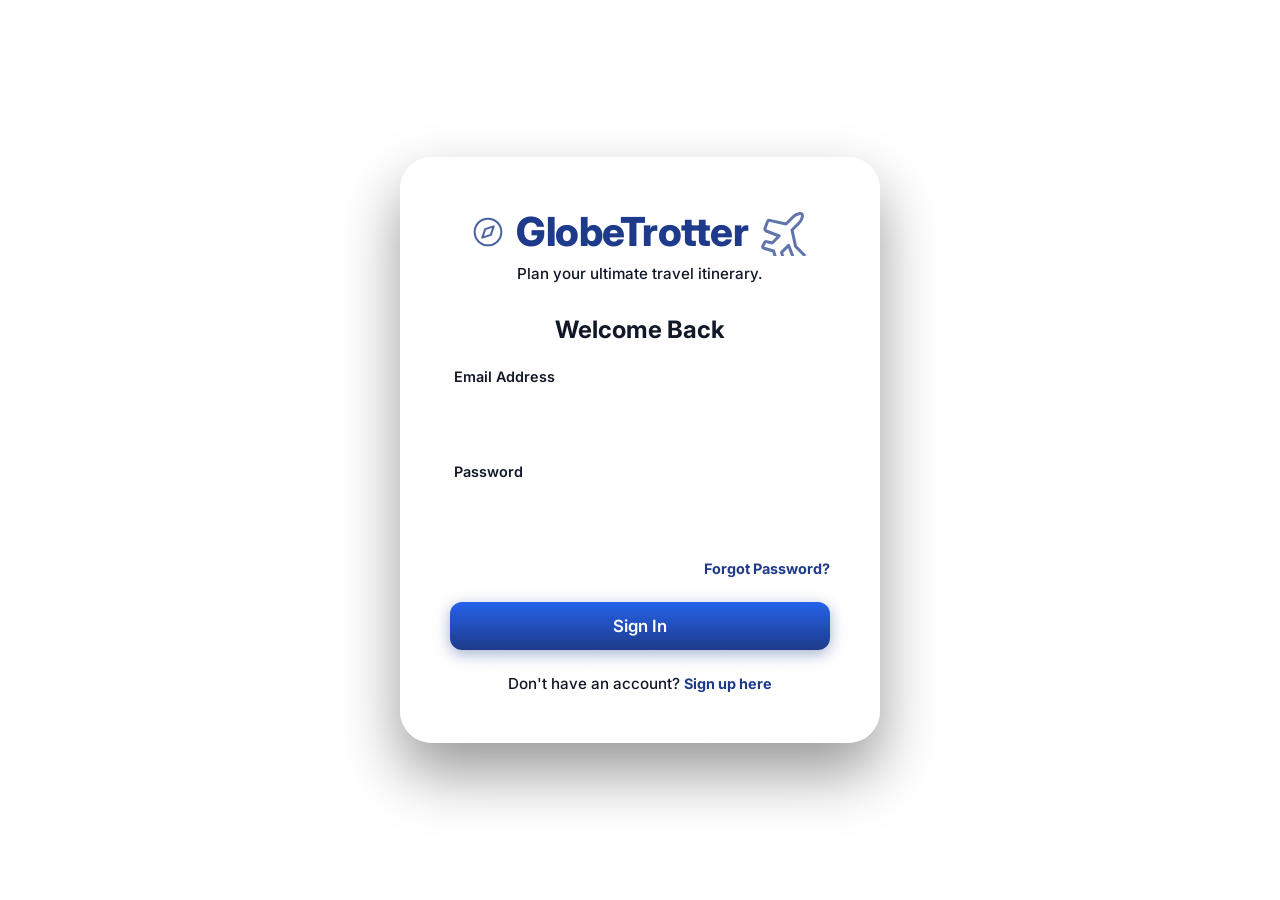
<file: frontend/index.html>
<!DOCTYPE html>
<html lang="en">

<head>
    <meta charset="UTF-8">
    <meta name="viewport" content="width=device-width, initial-scale=1.0">
    <title>GlobeTrotter - Premium Login</title>

    <!-- 3. Header & Branding: Inter font from Google Fonts -->
    <link href="https://fonts.googleapis.com/css2?family=Inter:wght@400;500;600;700;800&display=swap" rel="stylesheet">

    <style>
        /* CSS Reset */
        * {
            margin: 0;
            padding: 0;
            box-sizing: border-box;
            font-family: 'Inter', sans-serif;
        }

        /* 1. Background */
        body {
            /* Full-screen sunset over a mountain lake from Unsplash */
            background: url('https://images.unsplash.com/photo-1542224566-6e85f2e6772f?ixlib=rb-4.0.3&auto=format&fit=crop&w=1920&q=80') no-repeat center center fixed;
            background-size: cover;
            min-height: 100vh;
            display: flex;
            align-items: center;
            justify-content: center;
            padding: 20px;
        }

        /* 2. The Main Glass Panel */
        .glass-panel {
            /* Semi-transparent white gradient */
            background: linear-gradient(135deg, rgba(255, 255, 255, 0.65) 0%, rgba(255, 255, 255, 0.35) 100%);

            /* Heavy frosted glass look */
            backdrop-filter: blur(25px);
            -webkit-backdrop-filter: blur(25px);

            /* Crucial glossy edges: 3D border effect */
            border-top: 2px solid rgba(255, 255, 255, 0.8);
            border-left: 2px solid rgba(255, 255, 255, 0.8);
            border-bottom: 2px solid rgba(255, 255, 255, 0.3);
            border-right: 2px solid rgba(255, 255, 255, 0.3);

            /* Round corners significantly */
            border-radius: 32px;

            /* Strong outer drop shadow and subtle white inner glow */
            box-shadow:
                0 30px 60px rgba(0, 0, 0, 0.4),
                inset 0 0 20px rgba(255, 255, 255, 0.5);

            width: 100%;
            max-width: 480px;
            padding: 48px;
            text-align: center;
        }

        /* 3. Header & Branding */
        .brand-header {
            display: flex;
            align-items: center;
            justify-content: center;
            gap: 12px;
            margin-bottom: 8px;
        }

        .brand-title {
            color: #1e3a8a;
            /* Bold, deep navy blue */
            font-size: 2.5rem;
            font-weight: 800;
            letter-spacing: -0.5px;
        }

        .brand-subtitle {
            color: #111827;
            /* Dark gray */
            font-size: 0.95rem;
            margin-bottom: 32px;
            font-weight: 500;
        }

        .welcome-title {
            color: #111827;
            /* Bold, dark text */
            font-size: 1.5rem;
            font-weight: 700;
            margin-bottom: 24px;
        }

        /* 4. Form Elements (Glassy Inputs) */
        form {
            text-align: left;
        }

        .form-group {
            margin-bottom: 20px;
        }

        .form-group label {
            display: block;
            color: #111827;
            font-size: 0.9rem;
            font-weight: 600;
            margin-bottom: 8px;
            padding-left: 4px;
        }

        .form-control {
            width: 100%;
            padding: 14px 16px;
            font-size: 1rem;
            color: #ffffff;
            /* White text */

            /* Semi-transparent white background */
            background: rgba(255, 255, 255, 0.2);
            /* Thin translucent white border */
            border: 1px solid rgba(255, 255, 255, 0.5);
            border-radius: 12px;
            outline: none;

            transition: all 0.3s ease;
        }

        .form-control::placeholder {
            color: rgba(255, 255, 255, 0.8);
            font-weight: 500;
        }

        /* Focus state: slightly more opaque white with bright white focus ring */
        .form-control:focus {
            background: rgba(255, 255, 255, 0.3);
            border-color: #2563eb;
            box-shadow: 0 0 0 3px rgba(37, 99, 235, 0.2);
        }

        /* 5. Button & Links */
        .forgot-password {
            text-align: right;
            margin-bottom: 24px;
        }

        .forgot-password a,
        .signup-link a {
            color: #1e3a8a;
            /* Bold navy blue */
            text-decoration: none;
            font-size: 0.9rem;
            font-weight: 700;
            transition: color 0.3s;
        }

        .forgot-password a:hover,
        .signup-link a:hover {
            text-decoration: underline;
        }

        /* Sign In Button */
        .btn-primary {
            width: 100%;
            padding: 14px;
            /* Rich, dark blue linear gradient (medium blue to deep navy) */
            background: linear-gradient(to bottom, #2563eb, #1e3a8a);
            color: white;
            border: none;
            border-radius: 12px;
            font-size: 1.05rem;
            font-weight: 600;
            cursor: pointer;
            /* Soft shadow to pop off the glass */
            box-shadow: 0 4px 15px rgba(30, 58, 138, 0.4);
            transition: transform 0.2s, box-shadow 0.2s;
        }

        .btn-primary:hover {
            transform: translateY(-2px);
            box-shadow: 0 6px 20px rgba(30, 58, 138, 0.6);
        }

        .signup-link {
            margin-top: 24px;
            color: #111827;
            /* Dark gray */
            font-size: 0.95rem;
            text-align: center;
            font-weight: 500;
        }

        /* Inline SVG Styling */
        .icon {
            width: 32px;
            height: 32px;
            color: #1e3a8a;
            opacity: 0.8;
        }

        .airplane-icon {
            width: 48px;
            height: 48px;
            opacity: 0.7;
            color: #1e3a8a;
        }
    </style>
</head>

<body>

    <div class="glass-panel">

        <!-- Header & Branding -->
        <div class="brand-header">
            <!-- Compass Icon -->
            <svg class="icon" viewBox="0 0 24 24" fill="none" stroke="currentColor" stroke-width="1.5"
                stroke-linecap="round" stroke-linejoin="round">
                <circle cx="12" cy="12" r="10"></circle>
                <polygon points="16.24 7.76 14.12 14.12 7.76 16.24 9.88 9.88 16.24 7.76"></polygon>
            </svg>

            <h1 class="brand-title">GlobeTrotter</h1>

            <!-- Airplane Icon -->
            <svg class="airplane-icon" viewBox="0 0 24 24" fill="none" stroke="currentColor" stroke-width="1.5"
                stroke-linecap="round" stroke-linejoin="round">
                <path
                    d="M17.8 19.2 16 11l3.5-3.5C21 6 21.5 4 21 3c-1-.5-3 0-4.5 1.5L13 8 4.8 6.2c-.5-.1-.9.2-1.1.7l-1.2 3.3c-.2.5.1 1.1.6 1.3l6.5 2.5-3.5 3.5-2.8-.7c-.4-.1-.8.1-1 .5l-.9 1.8c-.2.4.1.9.6 1l4.8 1.4 1.4 4.8c.1.5.6.8 1 .6l1.8-.9c.4-.2.6-.6.5-1l-.7-2.8 3.5-3.5 2.5 6.5c.2.5.8.8 1.3.6l3.3-1.2c.5-.2.8-.6.7-1.1z">
                </path>
            </svg>
        </div>

        <p class="brand-subtitle">Plan your ultimate travel itinerary.</p>

        <div id="auth-alert"
            style="display: none; padding: 12px; border-radius: 8px; margin-bottom: 20px; text-align: center; font-size: 0.9rem; font-weight: 500; background: rgba(229, 62, 62, 0.2); color: #9b2c2c; border: 1px solid rgba(229, 62, 62, 0.3);">
            Invalid email or password.</div>

        <!-- Login Section -->
        <div id="login-section">
            <h2 class="welcome-title">Welcome Back</h2>

            <!-- Form Elements -->
            <form id="login-form">
                <div class="form-group">
                    <label for="login-email">Email Address</label>
                    <input type="email" id="login-email" class="form-control" placeholder="you@example.com" required>
                </div>

                <div class="form-group">
                    <label for="login-password">Password</label>
                    <input type="password" id="login-password" class="form-control" placeholder="••••••••" required>
                </div>

                <div class="forgot-password">
                    <a href="javascript:void(0)"
                        onclick="alert('Forgot password flow to be implemented.'); return false;">Forgot Password?</a>
                </div>

                <button type="submit" class="btn-primary">Sign In</button>
            </form>

            <p class="signup-link">
                Don't have an account? <a href="javascript:void(0)" id="show-signup">Sign up here</a>
            </p>
        </div>

        <!-- Signup Section -->
        <div id="signup-section" style="display: none;">
            <h2 class="welcome-title">Create Account</h2>

            <!-- Form Elements -->
            <form id="signup-form">
                <div class="form-group">
                    <label for="signup-username">Username</label>
                    <input type="text" id="signup-username" class="form-control" placeholder="traveler99" required>
                </div>

                <div class="form-group">
                    <label for="signup-email">Email Address</label>
                    <input type="email" id="signup-email" class="form-control" placeholder="you@example.com" required>
                </div>

                <div class="form-group">
                    <label for="signup-password">Password</label>
                    <input type="password" id="signup-password" class="form-control" placeholder="••••••••" required>
                </div>

                <button type="submit" class="btn-primary" style="margin-top: 15px;">Sign Up</button>
            </form>

            <p class="signup-link">
                Already have an account? <a href="javascript:void(0)" id="show-login">Sign in here</a>
            </p>
        </div>
    </div>

    <script src="js/api.js"></script>
    <script src="js/auth.js"></script>
    <script>
        document.getElementById('show-signup').addEventListener('click', function (e) {
            e.preventDefault();
            document.getElementById('login-section').style.display = 'none';
            document.getElementById('signup-section').style.display = 'block';
        });

        document.getElementById('show-login').addEventListener('click', function (e) {
            e.preventDefault();
            document.getElementById('signup-section').style.display = 'none';
            document.getElementById('login-section').style.display = 'block';
        });
    </script>
</body>

</html>
</file>
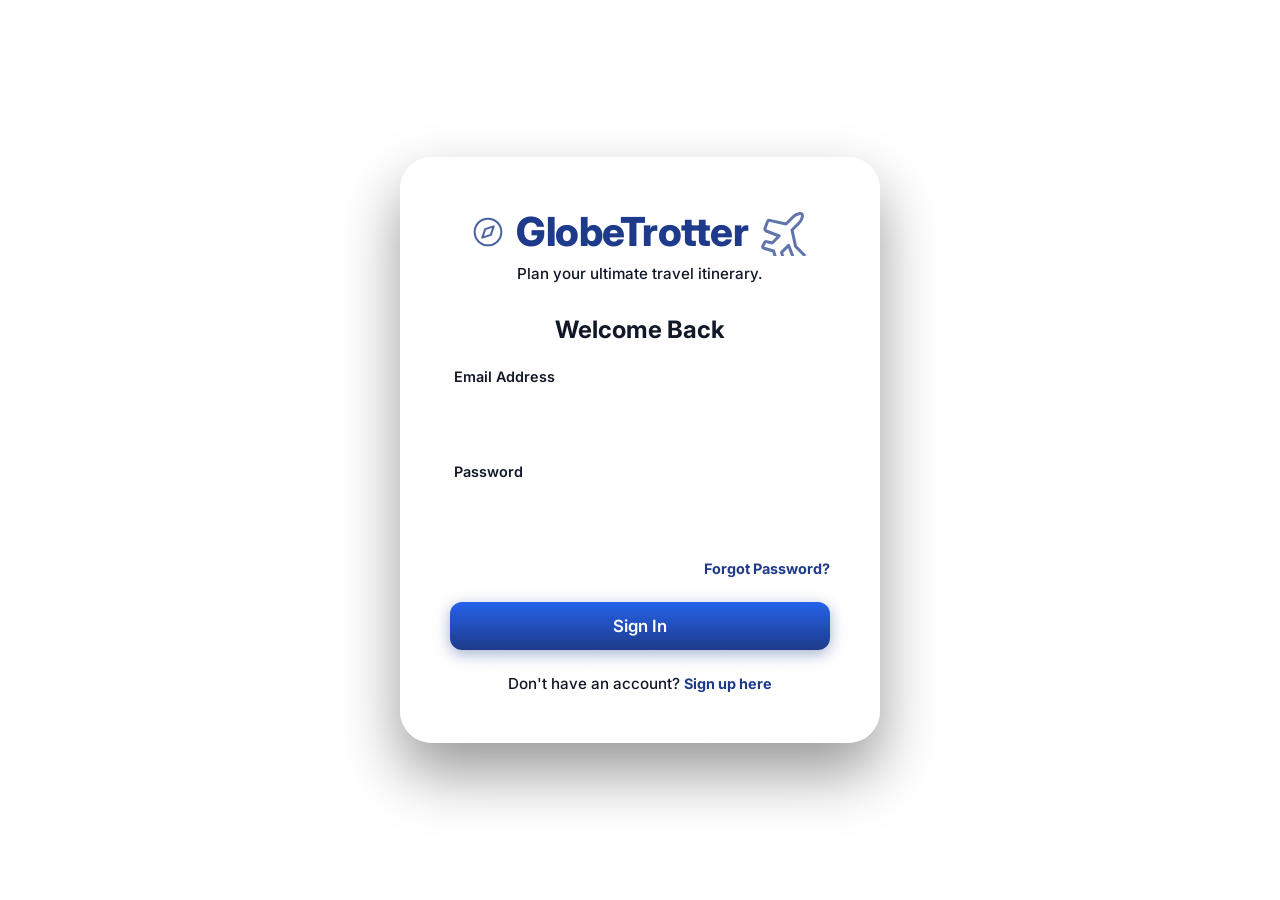
<file: frontend/pages/admin.html>
<!DOCTYPE html>
<html lang="en">

<head>
    <meta charset="UTF-8">
    <meta name="viewport" content="width=device-width, initial-scale=1.0">
    <title>GlobeTrotter - Admin Control Panel</title>

    <!-- Inter font from Google Fonts -->
    <link href="https://fonts.googleapis.com/css2?family=Inter:wght@400;500;600;700;800&display=swap" rel="stylesheet">

    <style>
        /* CSS Reset */
        * {
            margin: 0;
            padding: 0;
            box-sizing: border-box;
            font-family: 'Inter', sans-serif;
        }

        /* 1. Background */
        body {
            /* Full-screen sunset over a mountain lake, matching the aesthetic */
            background: url('https://images.unsplash.com/photo-1542224566-6e85f2e6772f?ixlib=rb-4.0.3&auto=format&fit=crop&w=1920&q=80') no-repeat center center fixed;
            background-size: cover;
            min-height: 100vh;
            padding: 24px;
               color: #111827;
            display: flex;
            align-items: center;
            justify-content: center;
        }

        /* 2. Full-Screen Glass Dashboard Container */
        .glass-container {
            width: 100%;
            max-width: 1400px;
            height: calc(100vh - 48px);

            /* Semi-transparent white gradient */
            background: linear-gradient(135deg, rgba(255, 255, 255, 0.65) 0%, rgba(255, 255, 255, 0.35) 100%);

            /* Heavy frosted glass look */
            backdrop-filter: blur(25px);
            -webkit-backdrop-filter: blur(25px);

            /* Glossy 3D border effect */
            border-top: 2px solid rgba(255, 255, 255, 0.8);
            border-left: 2px solid rgba(255, 255, 255, 0.8);
            border-bottom: 2px solid rgba(255, 255, 255, 0.3);
            border-right: 2px solid rgba(255, 255, 255, 0.3);

            border-radius: 32px;
            box-shadow: 0 30px 60px rgba(0, 0, 0, 0.4), inset 0 0 20px rgba(255, 255, 255, 0.5);

            display: flex;
            overflow: hidden;
            /* Keeps inner scrollbars clean */
        }

        /* 3. Sidebar Navigation */
        .sidebar {
            width: 280px;
            border-right: 1px solid rgba(255, 255, 255, 0.4);
            padding: 32px 24px;
            display: flex;
            flex-direction: column;
            background: rgba(255, 255, 255, 0.1);
        }

        .brand {
            display: flex;
            align-items: center;
            gap: 12px;
            text-decoration: none;
            margin-bottom: 48px;
        }

        .brand-title {
            color: #1e3a8a;
            font-size: 1.5rem;
            font-weight: 800;
            letter-spacing: -0.5px;
        }

        .nav-menu {
            list-style: none;
            display: flex;
            flex-direction: column;
            gap: 12px;
        }

        .nav-item a {
            display: flex;
            align-items: center;
            gap: 12px;
            padding: 12px 16px;
            color: #111827;
            text-decoration: none;
            font-weight: 600;
            font-size: 0.95rem;
            border-radius: 12px;
            transition: all 0.2s ease;
        }

        .nav-item a:hover,
        .nav-item a.active {
            background: rgba(255, 255, 255, 0.4);
            color: #1e3a8a;
            box-shadow: 0 4px 10px rgba(0, 0, 0, 0.05);
        }

        .logout-btn {
            margin-top: auto;
            /* Pushes to bottom */
            color: #e11d48 !important;
        }

        .logout-btn:hover {
            background: rgba(225, 29, 72, 0.1) !important;
        }

        /* 4. Main Content Area */
        .main-content {
            flex: 1;
            padding: 32px 48px;
            overflow-y: auto;
        }

        /* Custom Scrollbar for Main Content */
        .main-content::-webkit-scrollbar {
            width: 8px;
        }

        .main-content::-webkit-scrollbar-track {
            background: transparent;
        }

        .main-content::-webkit-scrollbar-thumb {
            background: rgba(255, 255, 255, 0.4);
            border-radius: 10px;
        }

        /* Header */
        .admin-header {
            display: flex;
            justify-content: space-between;
            align-items: center;
            margin-bottom: 40px;
        }

        .page-title {
            font-size: 2rem;
            font-weight: 800;
            color: #1e3a8a;
            letter-spacing: -1px;
        }

        .search-bar {
            display: flex;
            align-items: center;
            background: rgba(255, 255, 255, 0.3);
            border: 1px solid rgba(255, 255, 255, 0.6);
            border-radius: 100px;
            padding: 8px 16px;
            width: 300px;
            box-shadow: inset 0 2px 4px rgba(0, 0, 0, 0.02);
        }

        .search-bar input {
            border: none;
            background: transparent;
            outline: none;
            color: #111827;
            width: 100%;
            margin-left: 8px;
            font-size: 0.9rem;
        }

        .search-bar input::placeholder {
            color: #111827;
        }

        /* 5. Stats Widgets */
        .stats-grid {
            display: grid;
            grid-template-columns: repeat(4, 1fr);
            gap: 24px;
            margin-bottom: 40px;
        }

        .stat-card {
            background: rgba(255, 255, 255, 0.25);
            border: 1px solid rgba(255, 255, 255, 0.5);
            border-radius: 20px;
            padding: 24px;
            box-shadow: inset 0 2px 4px rgba(255, 255, 255, 0.2), 0 10px 20px rgba(0, 0, 0, 0.05);
            transition: transform 0.2s;
        }

        .stat-card:hover {
            transform: translateY(-4px);
        }

        .stat-title {
            font-size: 0.85rem;
            color: #111827;
            font-weight: 700;
            text-transform: uppercase;
            letter-spacing: 0.5px;
            margin-bottom: 12px;
            display: flex;
            justify-content: space-between;
            align-items: center;
        }

        .stat-value {
            font-size: 2.2rem;
            font-weight: 800;
            color: #1e3a8a;
        }

        .stat-trend {
            font-size: 0.85rem;
            color: #059669;
            font-weight: 600;
            margin-top: 8px;
        }

        /* 6. Data Table Panel */
        .panel {
            background: rgba(255, 255, 255, 0.2);
            border: 1px solid rgba(255, 255, 255, 0.4);
            border-radius: 24px;
            padding: 24px;
            box-shadow: inset 0 2px 4px rgba(255, 255, 255, 0.1);
        }

        .panel-header {
            display: flex;
            justify-content: space-between;
            align-items: center;
            margin-bottom: 24px;
        }

        .panel-title {
            font-size: 1.2rem;
            font-weight: 700;
            color: #111827;
        }

        table {
            width: 100%;
            border-collapse: collapse;
        }

        th {
            text-align: left;
            padding: 16px;
            font-size: 0.85rem;
            font-weight: 700;
            color: #111827;
            text-transform: uppercase;
            border-bottom: 1px solid rgba(255, 255, 255, 0.4);
        }

        td {
            padding: 16px;
            font-size: 0.95rem;
            color: #111827;
            font-weight: 500;
            border-bottom: 1px solid rgba(255, 255, 255, 0.2);
        }

        tr:hover td {
            background: rgba(255, 255, 255, 0.3);
        }

        /* Table Status Badges */
        .badge {
            padding: 6px 12px;
            border-radius: 100px;
            font-size: 0.75rem;
            font-weight: 700;
        }

        .badge-active {
            background: rgba(16, 185, 129, 0.2);
            color: #047857;
            border: 1px solid rgba(16, 185, 129, 0.3);
        }

        .badge-pending {
            background: rgba(245, 158, 11, 0.2);
            color: #b45309;
            border: 1px solid rgba(245, 158, 11, 0.3);
        }

        /* Action Buttons */
        .btn-action {
            padding: 6px 12px;
            border-radius: 8px;
            border: none;
            font-size: 0.8rem;
            font-weight: 600;
            cursor: pointer;
            transition: all 0.2s;
        }

        .btn-edit {
            background: rgba(37, 99, 235, 0.2);
            color: #1d4ed8;
        }

        .btn-edit:hover {
            background: rgba(37, 99, 235, 0.4);
        }

        .btn-delete {
            background: rgba(225, 29, 72, 0.2);
            color: #be123c;
            margin-left: 8px;
        }

        .btn-delete:hover {
            background: rgba(225, 29, 72, 0.4);
        }

        /* Icons */
        .icon {
            width: 24px;
            height: 24px;
            color: currentColor;
        }

        .icon-sm {
            width: 18px;
            height: 18px;
            color: currentColor;
        }
    </style>
</head>

<body>

    <div class="glass-container">

        <!-- Sidebar Navigation -->
        <aside class="sidebar">
            <a href="../index.html" class="brand">
                <svg class="icon" style="color:#1e3a8a;" viewBox="0 0 24 24" fill="none" stroke="currentColor"
                    stroke-width="2" stroke-linecap="round" stroke-linejoin="round">
                    <circle cx="12" cy="12" r="10"></circle>
                    <polygon points="16.24 7.76 14.12 14.12 7.76 16.24 9.88 9.88 16.24 7.76"></polygon>
                </svg>
                <span class="brand-title">Admin Panel</span>
            </a>

            <ul class="nav-menu">
                <li class="nav-item">
                    <a href="javascript:void(0)" class="active">
                        <svg class="icon-sm" viewBox="0 0 24 24" fill="none" stroke="currentColor" stroke-width="2">
                            <rect x="3" y="3" width="7" height="7"></rect>
                            <rect x="14" y="3" width="7" height="7"></rect>
                            <rect x="14" y="14" width="7" height="7"></rect>
                            <rect x="3" y="14" width="7" height="7"></rect>
                        </svg>
                        Dashboard
                    </a>
                </li>
                <li class="nav-item">
                    <a href="javascript:void(0)" onclick="alert('Coming Soon'); return false;" title="Coming Soon">
                        <svg class="icon-sm" viewBox="0 0 24 24" fill="none" stroke="currentColor" stroke-width="2">
                            <path d="M17 21v-2a4 4 0 0 0-4-4H5a4 4 0 0 0-4 4v2"></path>
                            <circle cx="9" cy="7" r="4"></circle>
                            <path d="M23 21v-2a4 4 0 0 0-3-3.87"></path>
                            <path d="M16 3.13a4 4 0 0 1 0 7.75"></path>
                        </svg>
                        Manage Users
                    </a>
                </li>
                <li class="nav-item">
                    <a href="javascript:void(0)" onclick="alert('Coming Soon'); return false;" title="Coming Soon">
                        <svg class="icon-sm" viewBox="0 0 24 24" fill="none" stroke="currentColor" stroke-width="2">
                            <path d="M21 10c0 7-9 13-9 13s-9-6-9-13a9 9 0 0 1 18 0z"></path>
                            <circle cx="12" cy="10" r="3"></circle>
                        </svg>
                        All Itineraries
                    </a>
                </li>
                <li class="nav-item">
                    <a href="javascript:void(0)" onclick="alert('Coming Soon'); return false;" title="Coming Soon">
                        <svg class="icon-sm" viewBox="0 0 24 24" fill="none" stroke="currentColor" stroke-width="2">
                            <circle cx="12" cy="12" r="3"></circle>
                            <path
                                d="M19.4 15a1.65 1.65 0 0 0 .33 1.82l.06.06a2 2 0 0 1 0 2.83 2 2 0 0 1-2.83 0l-.06-.06a1.65 1.65 0 0 0-1.82-.33 1.65 1.65 0 0 0-1 1.51V21a2 2 0 0 1-2 2 2 2 0 0 1-2-2v-.09A1.65 1.65 0 0 0 9 19.4a1.65 1.65 0 0 0-1.82.33l-.06.06a2 2 0 0 1-2.83 0 2 2 0 0 1 0-2.83l.06-.06a1.65 1.65 0 0 0 .33-1.82 1.65 1.65 0 0 0-1.51-1H3a2 2 0 0 1-2-2 2 2 0 0 1 2-2h.09A1.65 1.65 0 0 0 4.6 9a1.65 1.65 0 0 0-.33-1.82l-.06-.06a2 2 0 0 1 0-2.83 2 2 0 0 1 2.83 0l.06.06a1.65 1.65 0 0 0 1.82.33H9a1.65 1.65 0 0 0 1-1.51V3a2 2 0 0 1 2-2 2 2 0 0 1 2 2v.09a1.65 1.65 0 0 0 1 1.51 1.65 1.65 0 0 0 1.82-.33l.06-.06a2 2 0 0 1 2.83 0 2 2 0 0 1 0 2.83l-.06.06a1.65 1.65 0 0 0-.33 1.82V9a1.65 1.65 0 0 0 1.51 1H21a2 2 0 0 1 2 2 2 2 0 0 1-2 2h-.09a1.65 1.65 0 0 0-1.51 1z">
                            </path>
                        </svg>
                        System Settings
                    </a>
                </li>

                <li class="nav-item logout-btn">
                    <a href="javascript:void(0)" id="logout-btn" class="logout-btn">
                        <svg class="icon-sm" viewBox="0 0 24 24" fill="none" stroke="currentColor" stroke-width="2">
                            <path d="M9 21H5a2 2 0 0 1-2-2V5a2 2 0 0 1 2-2h4"></path>
                            <polyline points="16 17 21 12 16 7"></polyline>
                            <line x1="21" y1="12" x2="9" y2="12"></line>
                        </svg>
                        Admin Logout
                    </a>
                </li>
            </ul>
        </aside>

        <!-- Main Content -->
        <main class="main-content">

            <header class="admin-header">
                <h1 class="page-title">Platform Overview</h1>

                <div class="search-bar">
                    <svg class="icon-sm" style="color: #111827;" viewBox="0 0 24 24" fill="none" stroke="currentColor"
                        stroke-width="2">
                        <circle cx="11" cy="11" r="8"></circle>
                        <line x1="21" y1="21" x2="16.65" y2="16.65"></line>
                    </svg>
                    <input type="text" placeholder="Search users, trips, or cities...">
                </div>
            </header>

            <!-- Stats Grid -->
            <div class="stats-grid">
                <div class="stat-card">
                    <div class="stat-title">
                        Total Users
                        <svg class="icon-sm" style="color:#2563eb;" viewBox="0 0 24 24" fill="none"
                            stroke="currentColor" stroke-width="2">
                            <path d="M17 21v-2a4 4 0 0 0-4-4H5a4 4 0 0 0-4 4v2"></path>
                            <circle cx="9" cy="7" r="4"></circle>
                        </svg>
                    </div>
                    <div class="stat-value" id="stat-users">...</div>
                    <div class="stat-trend">↑ +12% this month</div>
                </div>

                <div class="stat-card">
                    <div class="stat-title">
                        Trips Generated
                        <svg class="icon-sm" style="color:#06b6d4;" viewBox="0 0 24 24" fill="none"
                            stroke="currentColor" stroke-width="2">
                            <rect x="3" y="4" width="18" height="18" rx="2" ry="2"></rect>
                            <line x1="16" y1="2" x2="16" y2="6"></line>
                            <line x1="8" y1="2" x2="8" y2="6"></line>
                            <line x1="3" y1="10" x2="21" y2="10"></line>
                        </svg>
                    </div>
                    <div class="stat-value" id="stat-trips">...</div>
                    <div class="stat-trend">↑ +24% this month</div>
                </div>

                <div class="stat-card">
                    <div class="stat-title">
                        API Requests
                        <svg class="icon-sm" style="color:#8b5cf6;" viewBox="0 0 24 24" fill="none"
                            stroke="currentColor" stroke-width="2">
                            <polyline points="22 12 18 12 15 21 9 3 6 12 2 12"></polyline>
                        </svg>
                    </div>
                    <div class="stat-value">45.2K</div>
                    <div class="stat-trend">System load: Normal</div>
                </div>

                <div class="stat-card">
                    <div class="stat-title">
                        Server Uptime
                        <svg class="icon-sm" style="color:#10b981;" viewBox="0 0 24 24" fill="none"
                            stroke="currentColor" stroke-width="2">
                            <path d="M22 11.08V12a10 10 0 1 1-5.93-9.14"></path>
                            <polyline points="22 4 12 14.01 9 11.01"></polyline>
                        </svg>
                    </div>
                    <div class="stat-value">99.9%</div>
                    <div class="stat-trend" style="color: #111827;">Last down: 14 days ago</div>
                </div>
            </div>

            <!-- Recent Users Table -->
            <div class="panel">
                <div class="panel-header">
                    <h2 class="panel-title">Recent User Registrations</h2>
                </div>

                <table>
                    <thead>
                        <tr>
                            <th>User Name</th>
                            <th>Email Address</th>
                            <th>Registration Date</th>
                            <th>Status</th>
                            <th>Actions</th>
                        </tr>
                    </thead>
                    <tbody id="users-table-body">
                        <!-- Populated dynamically -->
                    </tbody>
                </table>
            </div>

        </main>

    </div>
    
    <script src="../js/api.js"></script>
    <script src="../js/auth.js"></script>
    <script src="../js/dom.js"></script>
    <script src="../js/admin.js"></script>

</body>

</html>
</file>
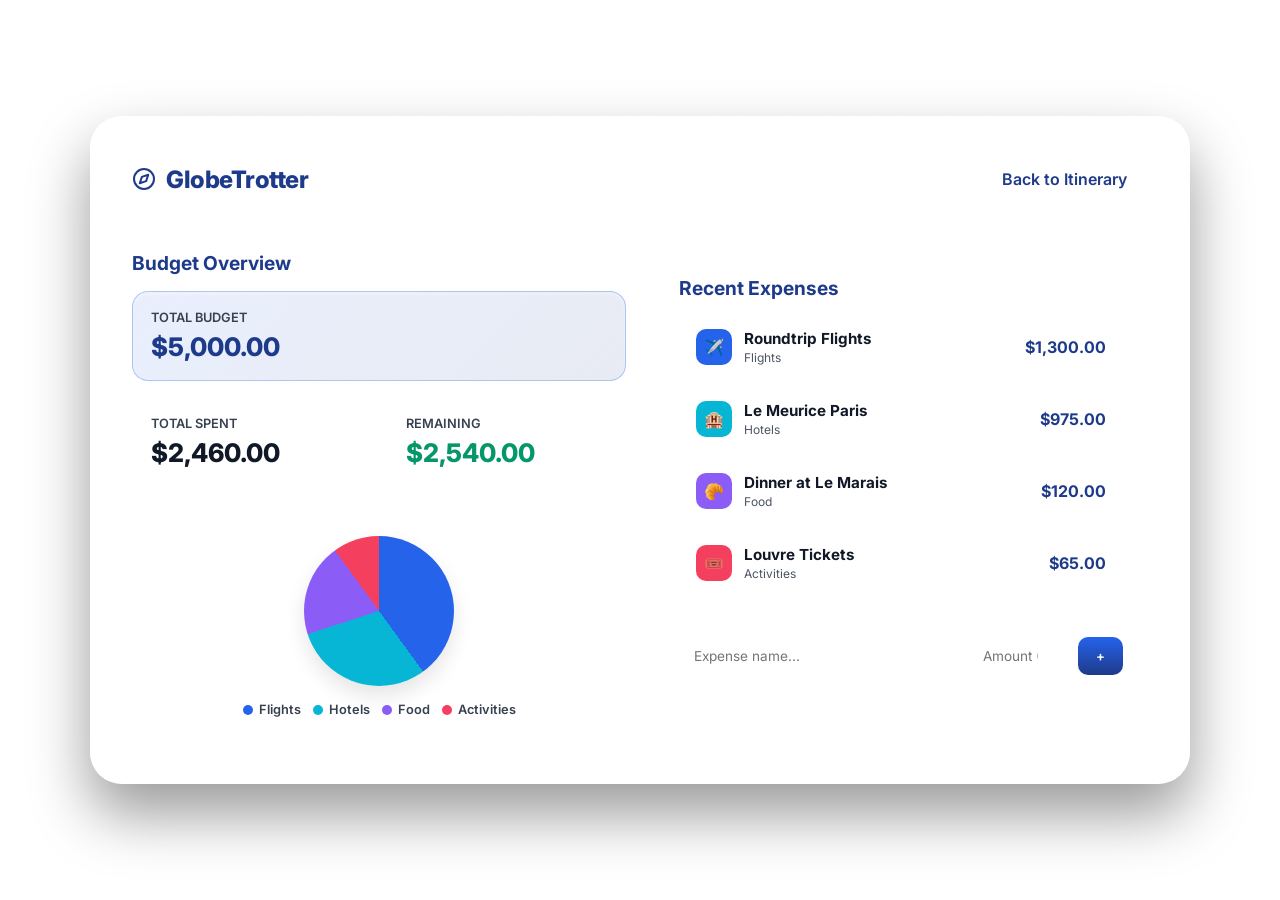
<file: frontend/pages/budget.html>
<!DOCTYPE html>
<html lang="en">
<head>
    <meta charset="UTF-8">
    <meta name="viewport" content="width=device-width, initial-scale=1.0">
    <title>GlobeTrotter - Budget Tracker</title>
    
    <!-- Inter font from Google Fonts -->
    <link href="https://fonts.googleapis.com/css2?family=Inter:wght@400;500;600;700;800&display=swap" rel="stylesheet">
    
    <style>
        /* CSS Reset */
        * {
            margin: 0;
            padding: 0;
            box-sizing: border-box;
            font-family: 'Inter', sans-serif;
        }

        /* 1. Background */
        body {
            background: url('https://images.unsplash.com/photo-1542224566-6e85f2e6772f?ixlib=rb-4.0.3&auto=format&fit=crop&w=1920&q=80') no-repeat center center fixed;
            background-size: cover;
            min-height: 100vh;
            padding: 30px 20px;
            color: #111827;
            display: flex;
            align-items: center;
            justify-content: center;
        }

        /* 2. Expanded Glass Panel Fixed Width/Overflow */
        .glass-container {
            width: 100%;
            max-width: 1100px;
            
            /* Semi-transparent white gradient */
            background: linear-gradient(135deg, rgba(255, 255, 255, 0.45) 0%, rgba(255, 255, 255, 0.15) 100%);
            
            /* Heavy frosted glass look */
            backdrop-filter: blur(25px);
            -webkit-backdrop-filter: blur(25px);
            
            /* Glossy 3D border effect */
            border-top: 2px solid rgba(255, 255, 255, 0.8);
            border-left: 2px solid rgba(255, 255, 255, 0.8);
            border-bottom: 2px solid rgba(255, 255, 255, 0.3);
            border-right: 2px solid rgba(255, 255, 255, 0.3);
            
            border-radius: 32px;
            box-shadow: 0 30px 60px rgba(0, 0, 0, 0.4), inset 0 0 20px rgba(255, 255, 255, 0.5);
            
            padding: 40px;
        }

        /* 3. Header & Branding */
        header {
            display: flex;
            justify-content: space-between;
            align-items: center;
            border-bottom: 1px solid rgba(255, 255, 255, 0.4);
            padding-bottom: 20px;
            margin-bottom: 30px;
        }

        .brand {
            display: flex;
            align-items: center;
            gap: 10px;
            text-decoration: none;
        }

        .brand-title {
            color: #1e3a8a;
            font-size: 1.5rem;
            font-weight: 800;
            letter-spacing: -0.5px;
        }

        .btn-outline {
            padding: 10px 20px;
            background: rgba(255, 255, 255, 0.2);
            border: 1px solid rgba(255, 255, 255, 0.8);
            border-radius: 12px;
            color: #1e3a8a;
            font-weight: 600;
            text-decoration: none;
            transition: all 0.3s ease;
        }

        .btn-outline:hover {
            background: rgba(255, 255, 255, 0.5);
            transform: translateY(-2px);
        }

        /* 4. Dashboard Grid Layout (Balanced proportions) */
        .dashboard-grid {
            display: grid;
            grid-template-columns: 1fr 1fr;
            gap: 28px;
        }

        .section-title {
            font-size: 1.2rem;
            font-weight: 700;
            color: #1e3a8a;
            margin-bottom: 16px;
        }

        /* 5. Summary Cards */
        .summary-grid {
            display: grid;
            grid-template-columns: 1fr 1fr;
            gap: 16px;
            margin-bottom: 24px;
        }

        .summary-card {
            background: rgba(255, 255, 255, 0.3);
            border: 1px solid rgba(255, 255, 255, 0.5);
            border-radius: 16px;
            padding: 18px;
            box-shadow: inset 0 2px 4px rgba(255, 255, 255, 0.3);
        }

        .summary-card.full-width {
            grid-column: span 2;
            background: linear-gradient(135deg, rgba(37, 99, 235, 0.1), rgba(30, 58, 138, 0.1));
            border-color: rgba(37, 99, 235, 0.3);
        }

        .card-label {
            font-size: 0.8rem;
            color: #374151;
            font-weight: 600;
            margin-bottom: 6px;
            text-transform: uppercase;
        }

        .card-value {
            font-size: 1.6rem;
            font-weight: 800;
            color: #111827;
        }

        .card-value.highlight {
            color: #1e3a8a;
        }

        /* Pure CSS Pie Chart */
        .chart-container {
            background: rgba(255, 255, 255, 0.2);
            border: 1px solid rgba(255, 255, 255, 0.4);
            border-radius: 20px;
            padding: 24px;
            display: flex;
            flex-direction: column;
            align-items: center;
        }

        .pie-chart {
            width: 150px;
            height: 150px;
            border-radius: 50%;
            background: conic-gradient(
                #2563eb 0% 40%, 
                #06b6d4 40% 70%, 
                #8b5cf6 70% 90%, 
                #f43f5e 90% 100%
            );
            box-shadow: 0 10px 20px rgba(0, 0, 0, 0.1);
            margin-bottom: 16px;
        }

        .chart-legend {
            display: flex;
            flex-wrap: wrap;
            justify-content: center;
            gap: 12px;
        }

        .legend-item {
            display: flex;
            align-items: center;
            gap: 6px;
            font-size: 0.8rem;
            font-weight: 600;
            color: #374151;
        }

        .dot {
            width: 10px;
            height: 10px;
            border-radius: 50%;
        }

        /* 6. Expenses List */
        .expense-list {
            background: rgba(255, 255, 255, 0.2);
            border: 1px solid rgba(255, 255, 255, 0.4);
            border-radius: 20px;
            padding: 24px;
            display: flex;
            flex-direction: column;
        }

        .expense-item {
            display: flex;
            justify-content: space-between;
            align-items: center;
            padding: 12px 16px;
            background: rgba(255, 255, 255, 0.3);
            border: 1px solid rgba(255, 255, 255, 0.4);
            border-radius: 12px;
            margin-bottom: 10px;
        }

        .expense-info {
            display: flex;
            align-items: center;
            gap: 12px;
        }

        .expense-icon {
            width: 36px;
            height: 36px;
            border-radius: 10px;
            display: flex;
            align-items: center;
            justify-content: center;
            color: white;
            font-size: 1rem;
        }

        .bg-blue { background: #2563eb; }
        .bg-cyan { background: #06b6d4; }
        .bg-purple { background: #8b5cf6; }
        .bg-rose { background: #f43f5e; }

        .expense-details h4 {
            font-size: 0.95rem;
            color: #111827;
            margin-bottom: 2px;
        }

        .expense-details p {
            font-size: 0.75rem;
            color: #4b5563;
        }

        .expense-amount {
            font-size: 1rem;
            font-weight: 700;
            color: #1e3a8a;
        }

        /* Add Expense Form */
        .add-expense-form {
            margin-top: 16px;
            padding-top: 16px;
            border-top: 1px solid rgba(255, 255, 255, 0.4);
            display: flex;
            gap: 10px;
        }

        .glass-input {
            flex: 1;
            padding: 10px 14px;
            background: rgba(255, 255, 255, 0.3);
            border: 1px solid rgba(255, 255, 255, 0.6);
            border-radius: 10px;
            font-size: 0.85rem;
            color: #111827;
            outline: none;
        }

        .btn-add {
            background: linear-gradient(to bottom, #2563eb, #1e3a8a);
            color: white;
            border: none;
            padding: 0 18px;
            border-radius: 10px;
            font-weight: 600;
            cursor: pointer;
        }

        /* Mobile Adjustments */
        @media (max-width: 900px) {
            .dashboard-grid { grid-template-columns: 1fr; }
            .glass-container { padding: 24px; }
        }

        .header-icon { width: 24px; height: 24px; color: #1e3a8a; }
    </style>
</head>
<body>

    <div class="glass-container">
        
        <!-- Header -->
        <header>
            <a href="dashboard.html" class="brand">
                <svg class="header-icon" viewBox="0 0 24 24" fill="none" stroke="currentColor" stroke-width="2" stroke-linecap="round" stroke-linejoin="round">
                    <circle cx="12" cy="12" r="10"></circle>
                    <polygon points="16.24 7.76 14.12 14.12 7.76 16.24 9.88 9.88 16.24 7.76"></polygon>
                </svg>
                <span class="brand-title">GlobeTrotter</span>
            </a>
            <a href="public.html" class="btn-outline">Back to Itinerary</a>
        </header>

        <div class="dashboard-grid">
            
            <!-- Left Column: Summary & Charts -->
            <div class="left-col">
                <h2 class="section-title">Budget Overview</h2>
                
                <div class="summary-grid">
                    <div class="summary-card full-width">
                        <div class="card-label">Total Budget</div>
                        <div class="card-value highlight">$5,000.00</div>
                    </div>
                    <div class="summary-card">
                        <div class="card-label">Total Spent</div>
                        <div class="card-value">$2,460.00</div>
                    </div>
                    <div class="summary-card">
                        <div class="card-label">Remaining</div>
                        <div class="card-value" style="color: #059669;">$2,540.00</div>
                    </div>
                </div>

                <!-- Visual Chart -->
                <div class="chart-container">
                    <div class="pie-chart"></div>
                    <div class="chart-legend">
                        <div class="legend-item"><div class="dot bg-blue"></div> Flights</div>
                        <div class="legend-item"><div class="dot bg-cyan"></div> Hotels</div>
                        <div class="legend-item"><div class="dot bg-purple"></div> Food</div>
                        <div class="legend-item"><div class="dot bg-rose"></div> Activities</div>
                    </div>
                </div>
            </div>

            <!-- Right Column: Expense List -->
            <div class="right-col">
                <div class="expense-list">
                    <h2 class="section-title">Recent Expenses</h2>
                    
                    <div class="expense-item">
                        <div class="expense-info">
                            <div class="expense-icon bg-blue">✈️</div>
                            <div class="expense-details">
                                <h4>Roundtrip Flights</h4>
                                <p>Flights</p>
                            </div>
                        </div>
                        <div class="expense-amount">$1,300.00</div>
                    </div>

                    <div class="expense-item">
                        <div class="expense-info">
                            <div class="expense-icon bg-cyan">🏨</div>
                            <div class="expense-details">
                                <h4>Le Meurice Paris</h4>
                                <p>Hotels</p>
                            </div>
                        </div>
                        <div class="expense-amount">$975.00</div>
                    </div>

                    <div class="expense-item">
                        <div class="expense-info">
                            <div class="expense-icon bg-purple">🥐</div>
                            <div class="expense-details">
                                <h4>Dinner at Le Marais</h4>
                                <p>Food</p>
                            </div>
                        </div>
                        <div class="expense-amount">$120.00</div>
                    </div>

                    <div class="expense-item">
                        <div class="expense-info">
                            <div class="expense-icon bg-rose">🎟️</div>
                            <div class="expense-details">
                                <h4>Louvre Tickets</h4>
                                <p>Activities</p>
                            </div>
                        </div>
                        <div class="expense-amount">$65.00</div>
                    </div>

                    <!-- Add New Expense -->
                    <form class="add-expense-form" onsubmit="event.preventDefault();">
                        <input type="text" class="glass-input" placeholder="Expense name..." required>
                        <input type="number" class="glass-input" placeholder="Amount ($)" style="max-width: 100px;" required>
                        <button type="submit" class="btn-add">+</button>
                    </form>
                </div>
            </div>

        </div> <!-- End Grid -->

    </div>

</body>
</html>
</file>
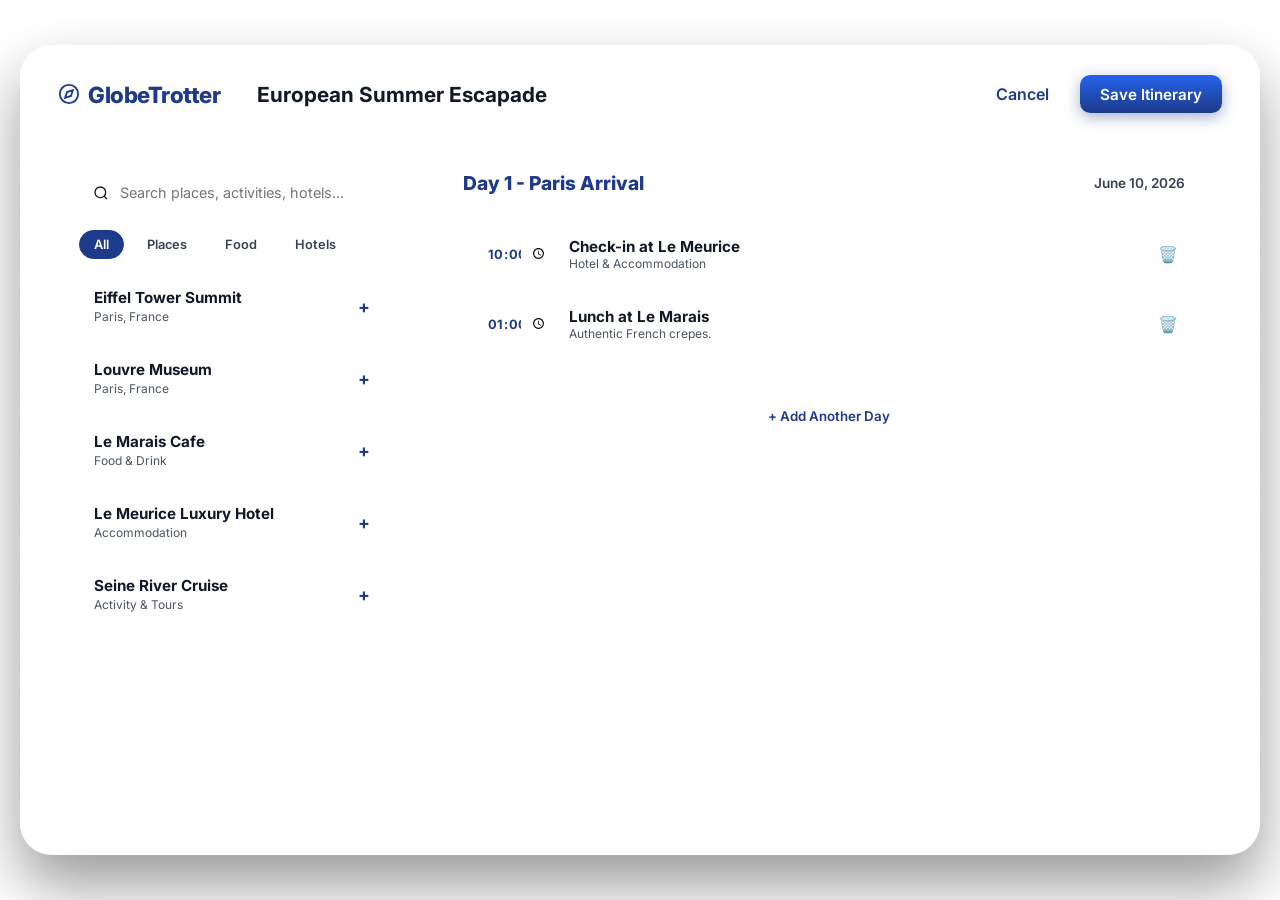
<file: frontend/pages/itinerary.html>
<!DOCTYPE html>
<html lang="en">
<head>
    <meta charset="UTF-8">
    <meta name="viewport" content="width=device-width, initial-scale=1.0">
    <title>GlobeTrotter - Itinerary Builder</title>
    
    <!-- Inter font from Google Fonts -->
    <link href="https://fonts.googleapis.com/css2?family=Inter:wght@400;500;600;700;800&display=swap" rel="stylesheet">
    
    <style>
        /* CSS Reset */
        * {
            margin: 0;
            padding: 0;
            box-sizing: border-box;
            font-family: 'Inter', sans-serif;
        }

        /* Fix text highlighting visibility */
        ::selection {
            background: #1e3a8a;
            color: #ffffff;
        }
        ::-moz-selection {
            background: #1e3a8a;
            color: #ffffff;
        }

        /* 1. Background */
        body {
            background: url('https://images.unsplash.com/photo-1542224566-6e85f2e6772f?auto=format&fit=crop&w=1920&q=80') no-repeat center center fixed;
            background-size: cover;
            min-height: 100vh;
            padding: 20px;
            color: #111827;
            display: flex;
            align-items: center;
            justify-content: center;
        }

        /* 2. Full-Screen Glass Container */
        .glass-container {
            width: 100%;
            max-width: 1350px;
            height: 90vh;
            max-height: 850px;
            background: linear-gradient(135deg, rgba(255, 255, 255, 0.45) 0%, rgba(255, 255, 255, 0.15) 100%);
            backdrop-filter: blur(25px);
            -webkit-backdrop-filter: blur(25px);
            border-top: 2px solid rgba(255, 255, 255, 0.8);
            border-left: 2px solid rgba(255, 255, 255, 0.8);
            border-bottom: 2px solid rgba(255, 255, 255, 0.3);
            border-right: 2px solid rgba(255, 255, 255, 0.3);
            border-radius: 32px;
            box-shadow: 0 30px 60px rgba(0, 0, 0, 0.4), inset 0 0 20px rgba(255, 255, 255, 0.5);
            display: flex;
            flex-direction: column;
            overflow: hidden;
            padding: 28px 36px;
        }

        /* 3. Header Area */
        header {
            display: flex;
            justify-content: space-between;
            align-items: center;
            border-bottom: 1px solid rgba(255, 255, 255, 0.4);
            padding-bottom: 16px;
            margin-bottom: 20px;
            flex-shrink: 0;
        }

        .header-left {
            display: flex;
            align-items: center;
            gap: 24px;
        }

        .brand {
            display: flex;
            align-items: center;
            gap: 8px;
            text-decoration: none;
        }

        .brand-title {
            color: #1e3a8a;
            font-size: 1.4rem;
            font-weight: 800;
            letter-spacing: -0.5px;
        }

        .trip-title-input {
            background: transparent;
            border: 1px solid transparent;
            font-size: 1.3rem;
            font-weight: 700;
            color: #111827;
            padding: 4px 12px;
            border-radius: 8px;
            outline: none;
            transition: all 0.2s;
            width: 320px;
        }

        .trip-title-input:hover, .trip-title-input:focus {
            background: rgba(255, 255, 255, 0.3);
            border-color: rgba(255, 255, 255, 0.6);
        }

        .header-actions {
            display: flex;
            gap: 12px;
        }

        .btn-outline {
            padding: 8px 18px;
            background: rgba(255, 255, 255, 0.2);
            border: 1px solid rgba(255, 255, 255, 0.8);
            border-radius: 10px;
            color: #1e3a8a;
            font-weight: 600;
            text-decoration: none;
            transition: all 0.3s ease;
            cursor: pointer;
        }

        .btn-outline:hover {
            background: rgba(255, 255, 255, 0.5);
            transform: translateY(-2px);
        }

        .btn-primary {
            background: linear-gradient(to bottom, #2563eb, #1e3a8a);
            color: white;
            padding: 8px 20px;
            border: none;
            border-radius: 10px;
            font-size: 0.95rem;
            font-weight: 600;
            cursor: pointer;
            box-shadow: 0 4px 15px rgba(30, 58, 138, 0.4);
            text-decoration: none;
            transition: transform 0.2s;
        }

        .btn-primary:hover {
            transform: translateY(-2px);
        }

        /* 4. Builder Workspace Grid */
        .builder-workspace {
            display: grid;
            grid-template-columns: 360px 1fr;
            gap: 24px;
            flex-grow: 1;
            overflow: hidden;
        }

        ::-webkit-scrollbar { width: 6px; }
        ::-webkit-scrollbar-track { background: transparent; }
        ::-webkit-scrollbar-thumb { background: rgba(255,255,255,0.4); border-radius: 10px; }

        /* Left Column */
        .search-panel {
            background: rgba(255, 255, 255, 0.2);
            border: 1px solid rgba(255, 255, 255, 0.4);
            border-radius: 20px;
            padding: 20px;
            display: flex;
            flex-direction: column;
            overflow: hidden;
        }

        .search-input-wrapper {
            position: relative;
            margin-bottom: 16px;
            flex-shrink: 0;
        }

        .search-input {
            width: 100%;
            padding: 12px 14px 12px 40px;
            background: rgba(255, 255, 255, 0.4);
            border: 1px solid rgba(255, 255, 255, 0.8);
            border-radius: 12px;
            font-size: 0.9rem;
            color: #111827;
            outline: none;
        }

        .search-icon {
            position: absolute;
            left: 14px;
            top: 50%;
            transform: translateY(-50%);
            color: #4b5563;
        }

        .filter-tabs {
            display: flex;
            gap: 8px;
            margin-bottom: 16px;
            overflow-x: auto;
            flex-shrink: 0;
        }

        .filter-tab {
            padding: 6px 14px;
            background: rgba(255, 255, 255, 0.2);
            border: 1px solid rgba(255, 255, 255, 0.5);
            border-radius: 100px;
            font-size: 0.8rem;
            font-weight: 600;
            color: #374151;
            cursor: pointer;
            white-space: nowrap;
            transition: all 0.2s;
        }

        .filter-tab.active {
            background: #1e3a8a;
            color: white;
            border-color: #1e3a8a;
        }

        .search-results {
            flex-grow: 1;
            overflow-y: auto;
            display: flex;
            flex-direction: column;
            gap: 10px;
            padding-right: 4px;
        }

        .result-card {
            background: rgba(255, 255, 255, 0.35);
            border: 1px solid rgba(255, 255, 255, 0.6);
            border-radius: 14px;
            padding: 12px 14px;
            display: flex;
            justify-content: space-between;
            align-items: center;
        }

        .result-info h4 {
            font-size: 0.95rem;
            color: #111827;
            margin-bottom: 2px;
        }

        .result-info p {
            font-size: 0.75rem;
            color: #4b5563;
        }

        .btn-add-circle {
            width: 28px;
            height: 28px;
            border-radius: 50%;
            background: rgba(255, 255, 255, 0.5);
            border: 1px solid rgba(255, 255, 255, 0.8);
            color: #1e3a8a;
            font-weight: 700;
            font-size: 1.1rem;
            display: flex;
            align-items: center;
            justify-content: center;
            cursor: pointer;
        }

        .btn-add-circle:hover {
            background: #1e3a8a;
            color: white;
        }

        /* Right Column */
        .timeline-board {
            overflow-y: auto;
            padding-right: 6px;
            display: flex;
            flex-direction: column;
            gap: 24px;
        }

        .day-block {
            background: rgba(255, 255, 255, 0.15);
            border: 1px solid rgba(255, 255, 255, 0.3);
            border-radius: 20px;
            padding: 20px;
        }

        .day-header {
            display: flex;
            justify-content: space-between;
            align-items: center;
            margin-bottom: 16px;
            padding-bottom: 12px;
            border-bottom: 1px solid rgba(255, 255, 255, 0.3);
        }

        .day-title {
            font-size: 1.2rem;
            font-weight: 800;
            color: #1e3a8a;
        }

        .day-date {
            font-size: 0.85rem;
            color: #374151;
            font-weight: 600;
            background: rgba(255, 255, 255, 0.4);
            padding: 4px 10px;
            border-radius: 6px;
        }

        .drop-zone {
            display: flex;
            flex-direction: column;
            gap: 10px;
        }

        .timeline-item {
            background: rgba(255, 255, 255, 0.4);
            border: 1px solid rgba(255, 255, 255, 0.7);
            border-radius: 14px;
            padding: 12px 16px;
            display: flex;
            align-items: center;
            gap: 14px;
        }

        .time-input {
            background: rgba(255, 255, 255, 0.5);
            border: 1px solid rgba(255, 255, 255, 0.8);
            border-radius: 6px;
            padding: 6px;
            font-size: 0.8rem;
            font-weight: 700;
            color: #1e3a8a;
            outline: none;
            width: 75px;
        }

        .item-details h4 {
            font-size: 0.95rem;
            color: #111827;
        }

        .item-details p {
            font-size: 0.75rem;
            color: #4b5563;
        }

        .btn-remove {
            color: #ef4444;
            background: transparent;
            border: none;
            cursor: pointer;
            margin-left: auto;
            font-size: 1rem;
        }

        .icon { width: 22px; height: 22px; color: #1e3a8a; }
        .icon-sm { width: 16px; height: 16px; color: currentColor; }
    </style>
</head>
<body>

    <div class="glass-container">
        
        <!-- Header -->
        <header>
            <div class="header-left">
                <a href="dashboard.html" class="brand">
                    <svg class="icon" viewBox="0 0 24 24" fill="none" stroke="currentColor" stroke-width="2"><circle cx="12" cy="12" r="10"></circle><polygon points="16.24 7.76 14.12 14.12 7.76 16.24 9.88 9.88 16.24 7.76"></polygon></svg>
                    <span class="brand-title">GlobeTrotter</span>
                </a>
                <input type="text" class="trip-title-input" id="trip-title" value="European Summer Escapade">
            </div>

            <div class="header-actions">
                <a href="dashboard.html" class="btn-outline">Cancel</a>
                <button type="button" id="save-btn" class="btn-primary">Save Itinerary</button>
            </div>
        </header>

        <!-- Main Workspace -->
        <div class="builder-workspace">
            
            <!-- Left Column: Search & Discover -->
            <aside class="search-panel">
                <div class="search-input-wrapper">
                    <svg class="icon-sm search-icon" viewBox="0 0 24 24" fill="none" stroke="currentColor" stroke-width="2"><circle cx="11" cy="11" r="8"></circle><line x1="21" y1="21" x2="16.65" y2="16.65"></line></svg>
                    <input type="text" id="search-box" class="search-input" placeholder="Search places, activities, hotels...">
                </div>

                <div class="filter-tabs">
                    <button type="button" class="filter-tab active" data-filter="all">All</button>
                    <button type="button" class="filter-tab" data-filter="places">Places</button>
                    <button type="button" class="filter-tab" data-filter="food">Food</button>
                    <button type="button" class="filter-tab" data-filter="hotels">Hotels</button>
                </div>

                <div class="search-results" id="search-results-list">
                    <div class="result-card" data-category="places" data-title="Eiffel Tower Summit" data-desc="Paris, France">
                        <div class="result-info">
                            <h4>Eiffel Tower Summit</h4>
                            <p>Paris, France</p>
                        </div>
                        <button type="button" class="btn-add-circle">+</button>
                    </div>

                    <div class="result-card" data-category="places" data-title="Louvre Museum" data-desc="Paris, France">
                        <div class="result-info">
                            <h4>Louvre Museum</h4>
                            <p>Paris, France</p>
                        </div>
                        <button type="button" class="btn-add-circle">+</button>
                    </div>

                    <div class="result-card" data-category="food" data-title="Le Marais Cafe" data-desc="Food & Drink">
                        <div class="result-info">
                            <h4>Le Marais Cafe</h4>
                            <p>Food & Drink</p>
                        </div>
                        <button type="button" class="btn-add-circle">+</button>
                    </div>

                    <div class="result-card" data-category="hotels" data-title="Le Meurice Luxury Hotel" data-desc="Accommodation">
                        <div class="result-info">
                            <h4>Le Meurice Luxury Hotel</h4>
                            <p>Accommodation</p>
                        </div>
                        <button type="button" class="btn-add-circle">+</button>
                    </div>

                    <div class="result-card" data-category="places" data-title="Seine River Cruise" data-desc="Activity & Tours">
                        <div class="result-info">
                            <h4>Seine River Cruise</h4>
                            <p>Activity & Tours</p>
                        </div>
                        <button type="button" class="btn-add-circle">+</button>
                    </div>
                </div>
            </aside>

            <!-- Right Column: Timeline -->
            <main class="timeline-board" id="timeline-board">
                <div class="day-block" data-day="1">
                    <div class="day-header">
                        <h3 class="day-title">Day 1 - Paris Arrival</h3>
                        <span class="day-date">June 10, 2026</span>
                    </div>

                    <div class="drop-zone">
                        <div class="timeline-item">
                            <input type="time" class="time-input" value="10:00">
                            <div class="item-details">
                                <h4>Check-in at Le Meurice</h4>
                                <p>Hotel & Accommodation</p>
                            </div>
                            <button type="button" class="btn-remove">🗑️</button>
                        </div>

                        <div class="timeline-item">
                            <input type="time" class="time-input" value="13:00">
                            <div class="item-details">
                                <h4>Lunch at Le Marais</h4>
                                <p>Authentic French crepes.</p>
                            </div>
                            <button type="button" class="btn-remove">🗑️</button>
                        </div>
                    </div>
                </div>

                <div style="text-align: center; padding-bottom: 10px;">
                    <button type="button" id="add-day-btn" class="btn-outline" style="border-style: dashed; width: 100%;">+ Add Another Day</button>
                </div>
            </main>

        </div>
    </div>

    <!-- Fully Functional Script -->
    <script>
        document.addEventListener('DOMContentLoaded', () => {
            // 1. Filter Tabs Functionality
            const filterTabs = document.querySelectorAll('.filter-tab');
            const resultCards = document.querySelectorAll('.result-card');

            filterTabs.forEach(tab => {
                tab.addEventListener('click', () => {
                    filterTabs.forEach(t => t.classList.remove('active'));
                    tab.classList.add('active');

                    const category = tab.getAttribute('data-filter');
                    resultCards.forEach(card => {
                        const cardCategory = card.getAttribute('data-category');
                        if (category === 'all' || cardCategory === category) {
                            card.style.display = 'flex';
                        } else {
                            card.style.display = 'none';
                        }
                    });
                });
            });

            // 2. Live Search Filtering
            const searchBox = document.getElementById('search-box');
            if (searchBox) {
                searchBox.addEventListener('input', (e) => {
                    const term = e.target.value.toLowerCase();
                    resultCards.forEach(card => {
                        const title = card.querySelector('h4').textContent.toLowerCase();
                        const desc = card.querySelector('p').textContent.toLowerCase();
                        if (title.includes(term) || desc.includes(term)) {
                            card.style.display = 'flex';
                        } else {
                            card.style.display = 'none';
                        }
                    });
                });
            }

            // 3. Add item from search results to the active day drop zone
            const addButtons = document.querySelectorAll('.btn-add-circle');
            addButtons.forEach(btn => {
                btn.addEventListener('click', (e) => {
                    const card = e.target.closest('.result-card');
                    if (!card) return;
                    
                    const title = card.getAttribute('data-title');
                    const desc = card.getAttribute('data-desc');

                    const dropZones = document.querySelectorAll('.drop-zone');
                    const activeDropZone = dropZones[dropZones.length - 1];

                    if (activeDropZone) {
                        const newItem = document.createElement('div');
                        newItem.className = 'timeline-item';
                        newItem.innerHTML = `
                            <input type="time" class="time-input" value="15:00">
                            <div class="item-details">
                                <h4>${title}</h4>
                                <p>${desc}</p>
                            </div>
                            <button type="button" class="btn-remove">🗑️</button>
                        `;
                        activeDropZone.appendChild(newItem);
                    }
                });
            });

            // 4. Add Another Day Button Functionality
            const addDayBtn = document.getElementById('add-day-btn');
            const timelineBoard = document.getElementById('timeline-board');

            if (addDayBtn && timelineBoard) {
                addDayBtn.addEventListener('click', () => {
                    const dayCount = document.querySelectorAll('.day-block').length + 1;
                    const newDayBlock = document.createElement('div');
                    newDayBlock.className = 'day-block';
                    newDayBlock.setAttribute('data-day', dayCount);
                    newDayBlock.innerHTML = `
                        <div class="day-header">
                            <h3 class="day-title">Day ${dayCount} - Exploration</h3>
                            <span class="day-date">June ${9 + dayCount}, 2026</span>
                        </div>
                        <div class="drop-zone">
                            <div class="timeline-item">
                                <input type="time" class="time-input" value="09:00">
                                <div class="item-details">
                                    <h4>Morning Activity</h4>
                                    <p>Explore local attractions</p>
                                </div>
                                <button type="button" class="btn-remove">🗑️</button>
                            </div>
                        </div>
                    `;
                    timelineBoard.insertBefore(newDayBlock, addDayBtn.parentElement);
                });
            }

            // 5. Remove timeline item safely using event delegation
            document.addEventListener('click', (e) => {
                if (e.target.classList.contains('btn-remove')) {
                    const item = e.target.closest('.timeline-item');
                    if (item) item.remove();
                }
            });

            // 6. Robust Save Itinerary Button Handler
            const saveBtn = document.getElementById('save-btn');
            if (saveBtn) {
                saveBtn.addEventListener('click', (e) => {
                    e.preventDefault();
                    
                    const titleInput = document.getElementById('trip-title');
                    const tripTitle = titleInput ? titleInput.value.trim() : "European Summer Escapade";
                    const daysCount = document.querySelectorAll('.day-block').length;

                    let savedTrips = [];
                    try {
                        savedTrips = JSON.parse(localStorage.getItem('globeTrotterUserTrips')) || [];
                    } catch (err) {
                        savedTrips = [];
                    }

                    const newTrip = {
                        id: Date.now(),
                        title: tripTitle || "Untitled Trip",
                        destination: "Paris, France",
                        dates: "Jun 10 - 20, 2026",
                        citiesCount: daysCount,
                        image: "https://images.unsplash.com/photo-1502602898657-3e91760cbb34?auto=format&fit=crop&w=800&q=80",
                        status: "upcoming"
                    };

                    savedTrips.unshift(newTrip);
                    localStorage.setItem('globeTrotterUserTrips', JSON.stringify(savedTrips));

                    alert(`Success! Itinerary "${tripTitle}" saved and added to your Trips section.`);
                    window.location.href = 'trips.html';
                });
            }
        });
    </script>
</body>
</html>
</file>
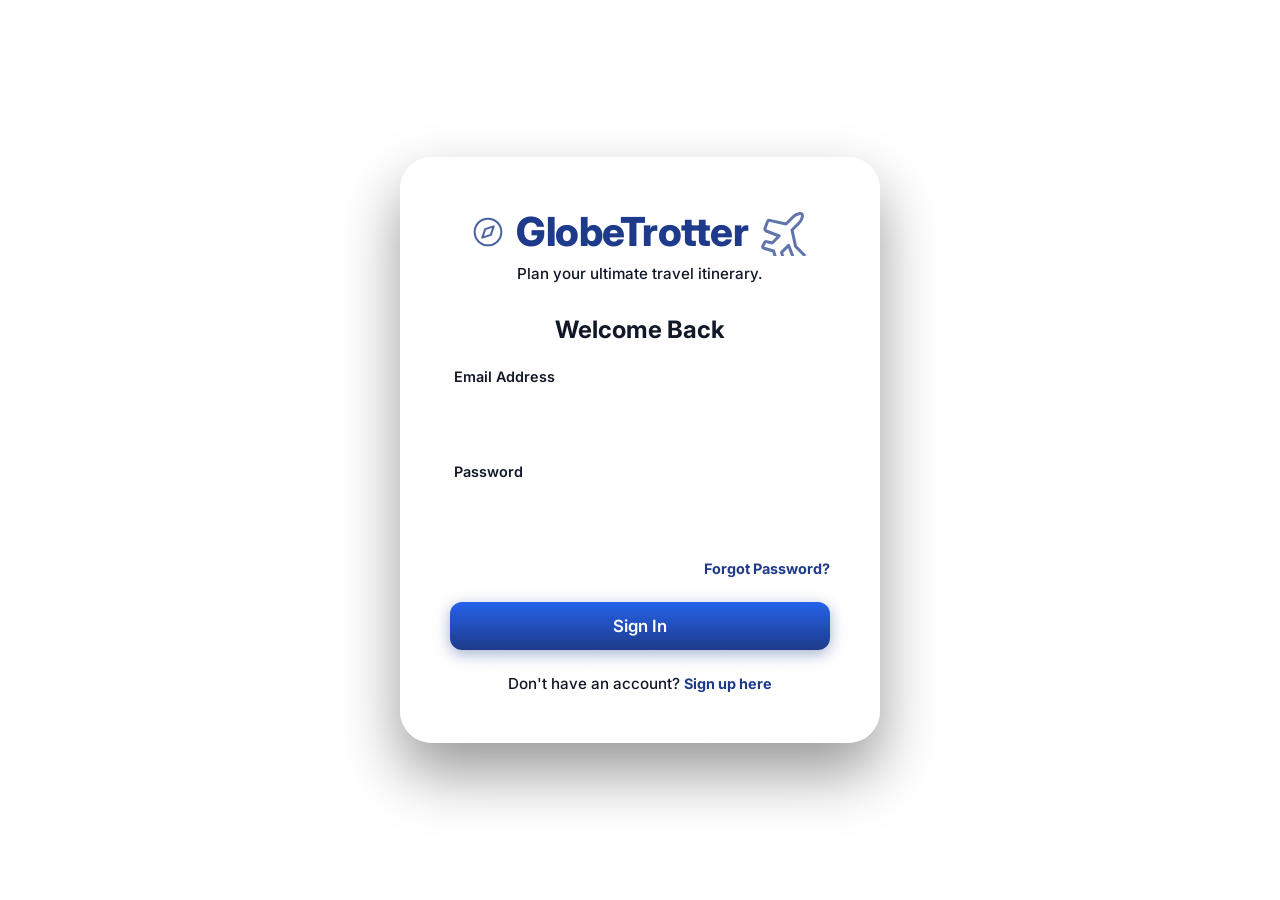
<file: frontend/pages/profile.html>
<!DOCTYPE html>
<html lang="en">

<head>
    <meta charset="UTF-8">
    <meta name="viewport" content="width=device-width, initial-scale=1.0">
    <title>GlobeTrotter - User Profile</title>

    <!-- Inter font from Google Fonts -->
    <link href="https://fonts.googleapis.com/css2?family=Inter:wght@400;500;600;700;800&display=swap" rel="stylesheet">

    <style>
        /* CSS Reset */
        * {
            margin: 0;
            padding: 0;
            box-sizing: border-box;
            font-family: 'Inter', sans-serif;
        }

        /* 1. Background */
        body {
            /* Full-screen sunset over a mountain lake */
            background: url('https://images.unsplash.com/photo-1542224566-6e85f2e6772f?ixlib=rb-4.0.3&auto=format&fit=crop&w=1920&q=80') no-repeat center center fixed;
            background-size: cover;
            min-height: 100vh;
            padding: 40px 20px;
            color: #111827;
        }

        /* 2. Expanded Glass Panel */
        .glass-container {
            width: 100%;
            max-width: 900px;
            margin: 0 auto;

            /* Semi-transparent white gradient */
            background: linear-gradient(135deg, rgba(255, 255, 255, 0.65) 0%, rgba(255, 255, 255, 0.35) 100%);

            /* Heavy frosted glass look */
            backdrop-filter: blur(25px);
            -webkit-backdrop-filter: blur(25px);

            /* Glossy 3D border effect */
            border-top: 2px solid rgba(255, 255, 255, 0.8);
            border-left: 2px solid rgba(255, 255, 255, 0.8);
            border-bottom: 2px solid rgba(255, 255, 255, 0.3);
            border-right: 2px solid rgba(255, 255, 255, 0.3);

            border-radius: 32px;
            box-shadow: 0 30px 60px rgba(0, 0, 0, 0.4), inset 0 0 20px rgba(255, 255, 255, 0.5);

            padding: 40px 48px;
        }

        /* 3. Header */
        header {
            display: flex;
            justify-content: space-between;
            align-items: center;
            border-bottom: 1px solid rgba(255, 255, 255, 0.4);
            padding-bottom: 20px;
            margin-bottom: 32px;
        }

        .brand {
            display: flex;
            align-items: center;
            gap: 10px;
            text-decoration: none;
        }

        .brand-title {
            color: #1e3a8a;
            font-size: 1.5rem;
            font-weight: 800;
            letter-spacing: -0.5px;
        }

        .btn-outline {
            padding: 10px 20px;
            background: rgba(255, 255, 255, 0.2);
            border: 1px solid rgba(255, 255, 255, 0.8);
            border-radius: 12px;
            color: #1e3a8a;
            font-weight: 600;
            text-decoration: none;
            transition: all 0.3s ease;
            box-shadow: 0 4px 10px rgba(0, 0, 0, 0.05);
        }

        .btn-outline:hover {
            background: rgba(255, 255, 255, 0.5);
            transform: translateY(-2px);
        }

        /* 4. Profile Header Section */
        .profile-header {
            display: flex;
            align-items: center;
            gap: 24px;
            margin-bottom: 40px;
        }

        .profile-avatar {
            width: 100px;
            height: 100px;
            border-radius: 50%;
            background: linear-gradient(135deg, #2563eb, #1e3a8a);
            border: 3px solid rgba(255, 255, 255, 0.9);
            box-shadow: 0 10px 20px rgba(30, 58, 138, 0.3);
            display: flex;
            align-items: center;
            justify-content: center;
            color: white;
            font-size: 2.5rem;
            font-weight: 700;
            position: relative;
        }

        .edit-avatar-btn {
            position: absolute;
            bottom: 0;
            right: 0;
            background: white;
            border: none;
            border-radius: 50%;
            width: 32px;
            height: 32px;
            display: flex;
            align-items: center;
            justify-content: center;
            color: #1e3a8a;
            cursor: pointer;
            box-shadow: 0 2px 5px rgba(0, 0, 0, 0.2);
            transition: transform 0.2s;
        }

        .edit-avatar-btn:hover {
            transform: scale(1.1);
        }

        .profile-info h1 {
            font-size: 2rem;
            font-weight: 800;
            color: #111827;
            letter-spacing: -0.5px;
            margin-bottom: 4px;
        }

        .profile-info p {
            color: #111827;
            font-weight: 500;
            font-size: 1rem;
            display: flex;
            align-items: center;
            gap: 6px;
        }

        /* 5. Profile Content Grid */
        .profile-grid {
            display: grid;
            grid-template-columns: 1.5fr 1fr;
            gap: 40px;
        }

        .section-title {
            font-size: 1.2rem;
            font-weight: 700;
            color: #1e3a8a;
            margin-bottom: 20px;
            padding-bottom: 8px;
            border-bottom: 1px solid rgba(255, 255, 255, 0.3);
        }

        /* Editable Form */
        .form-row {
            display: flex;
            gap: 16px;
            margin-bottom: 16px;
        }

        .form-group {
            flex: 1;
            display: flex;
            flex-direction: column;
            gap: 8px;
        }

        .form-group label {
            font-size: 0.85rem;
            font-weight: 600;
            color: #111827;
        }

        .form-control {
            width: 100%;
            padding: 12px 16px;
            background: rgba(255, 255, 255, 0.3);
            border: 1px solid rgba(255, 255, 255, 0.6);
            border-radius: 12px;
            font-size: 0.95rem;
            color: #111827;
            outline: none;
            transition: all 0.3s;
        }

        .form-control:focus {
            background: rgba(255, 255, 255, 0.5);
            border-color: #2563eb;
            box-shadow: 0 0 0 3px rgba(37, 99, 235, 0.2);
        }

        .btn-primary {
            background: linear-gradient(to bottom, #2563eb, #1e3a8a);
            color: white;
            padding: 12px 24px;
            border: none;
            border-radius: 12px;
            font-size: 1rem;
            font-weight: 600;
            cursor: pointer;
            box-shadow: 0 4px 15px rgba(30, 58, 138, 0.4);
            transition: transform 0.2s, box-shadow 0.2s;
            margin-top: 16px;
        }

        .btn-primary:hover {
            transform: translateY(-2px);
            box-shadow: 0 6px 20px rgba(30, 58, 138, 0.6);
        }

        /* Travel Stats Panel */
        .stats-panel {
            background: rgba(255, 255, 255, 0.2);
            border: 1px solid rgba(255, 255, 255, 0.5);
            border-radius: 20px;
            padding: 24px;
            box-shadow: inset 0 2px 4px rgba(255, 255, 255, 0.2);
        }

        .stat-item {
            display: flex;
            justify-content: space-between;
            align-items: center;
            margin-bottom: 16px;
            padding-bottom: 16px;
            border-bottom: 1px solid rgba(255, 255, 255, 0.3);
        }

        .stat-item:last-child {
            margin-bottom: 0;
            padding-bottom: 0;
            border-bottom: none;
        }

        .stat-label {
            font-size: 0.9rem;
            font-weight: 600;
            color: #111827;
            display: flex;
            align-items: center;
            gap: 8px;
        }

        .stat-value {
            font-size: 1.2rem;
            font-weight: 800;
            color: #1e3a8a;
        }

        /* Mobile Adjustments */
        @media (max-width: 768px) {
            .profile-grid {
                grid-template-columns: 1fr;
            }

            .form-row {
                flex-direction: column;
            }

            .glass-container {
                padding: 32px 24px;
            }
        }

        /* Icons */
        .icon {
            width: 24px;
            height: 24px;
            color: #1e3a8a;
        }

        .icon-sm {
            width: 16px;
            height: 16px;
            color: currentColor;
        }
    </style>
</head>

<body>

    <div class="glass-container">

        <!-- Header -->
        <header>
            <a href="dashboard.html" class="brand">
                <svg class="icon" viewBox="0 0 24 24" fill="none" stroke="currentColor" stroke-width="2"
                    stroke-linecap="round" stroke-linejoin="round">
                    <circle cx="12" cy="12" r="10"></circle>
                    <polygon points="16.24 7.76 14.12 14.12 7.76 16.24 9.88 9.88 16.24 7.76"></polygon>
                </svg>
                <span class="brand-title">GlobeTrotter</span>
            </a>
            <a href="dashboard.html" class="btn-outline">Back to Dashboard</a>
        </header>

        <!-- Profile Identity -->
        <div class="profile-header">
            <div class="profile-avatar">
                HM
                <button class="edit-avatar-btn" title="Change Photo">
                    <svg class="icon-sm" viewBox="0 0 24 24" fill="none" stroke="currentColor" stroke-width="2">
                        <path d="M21 15v4a2 2 0 0 1-2 2H5a2 2 0 0 1-2-2v-4"></path>
                        <polyline points="17 8 12 3 7 8"></polyline>
                        <line x1="12" y1="3" x2="12" y2="15"></line>
                    </svg>
                </button>
            </div>
            <div class="profile-info">
                <h1>Harsh Mehta</h1>
                <p>
                    <svg class="icon-sm" viewBox="0 0 24 24" fill="none" stroke="currentColor" stroke-width="2">
                        <path d="M21 10c0 7-9 13-9 13s-9-6-9-13a9 9 0 0 1 18 0z"></path>
                        <circle cx="12" cy="10" r="3"></circle>
                    </svg>
                    Ahmedabad, Gujarat, India
                </p>
                <p style="margin-top: 4px; font-size: 0.9rem;">B.Tech IT Student @ Silver Oak University | Full-Stack
                    MERN Developer</p>
            </div>
        </div>

        <!-- Main Content -->
        <div class="profile-grid">

            <!-- Left Column: Edit Form -->
            <div>
                <h2 class="section-title">Personal Information</h2>
                <form onsubmit="event.preventDefault(); alert('Profile Updated!');">

                    <div class="form-row">
                        <div class="form-group">
                            <label>First Name</label>
                            <input type="text" class="form-control" value="Harsh">
                        </div>
                        <div class="form-group">
                            <label>Last Name</label>
                            <input type="text" class="form-control" value="Mehta">
                        </div>
                    </div>

                    <div class="form-group" style="margin-bottom: 16px;">
                        <label>Email Address</label>
                        <input type="email" class="form-control" value="harsh.mehta@example.com">
                    </div>

                    <div class="form-row">
                        <div class="form-group">
                            <label>Preferred Currency</label>
                            <select class="form-control">
                                <option value="INR" selected>INR (₹) - Indian Rupee</option>
                                <option value="USD">USD ($) - US Dollar</option>
                                <option value="EUR">EUR (€) - Euro</option>
                            </select>
                        </div>
                        <div class="form-group">
                            <label>Language</label>
                            <select class="form-control">
                                <option value="EN" selected>English</option>
                                <option value="GU">Gujarati</option>
                                <option value="HI">Hindi</option>
                            </select>
                        </div>
                    </div>

                    <button type="submit" class="btn-primary">Save Changes</button>
                </form>
            </div>

            <!-- Right Column: Travel Stats -->
            <div>
                <h2 class="section-title">Travel Statistics</h2>

                <div class="stats-panel">
                    <div class="stat-item">
                        <span class="stat-label">
                            <svg class="icon-sm" viewBox="0 0 24 24" fill="none" stroke="currentColor" stroke-width="2">
                                <path
                                    d="M17.8 19.2 16 11l3.5-3.5C21 6 21.5 4 21 3c-1-.5-3 0-4.5 1.5L13 8 4.8 6.2c-.5-.1-.9.2-1.1.7l-1.2 3.3c-.2.5.1 1.1.6 1.3l6.5 2.5-3.5 3.5-2.8-.7c-.4-.1-.8.1-1 .5l-.9 1.8c-.2.4.1.9.6 1l4.8 1.4 1.4 4.8c.1.5.6.8 1 .6l1.8-.9c.4-.2.6-.6.5-1l-.7-2.8 3.5-3.5 2.5 6.5c.2.5.8.8 1.3.6l3.3-1.2c.5-.2.8-.6.7-1.1z">
                                </path>
                            </svg>
                            Total Trips Planned
                        </span>
                        <span class="stat-value" id="stat-trips-planned">...</span>
                    </div>

                    <div class="stat-item">
                        <span class="stat-label">
                            <svg class="icon-sm" viewBox="0 0 24 24" fill="none" stroke="currentColor" stroke-width="2">
                                <rect x="3" y="4" width="18" height="18" rx="2" ry="2"></rect>
                                <line x1="16" y1="2" x2="16" y2="6"></line>
                                <line x1="8" y1="2" x2="8" y2="6"></line>
                                <line x1="3" y1="10" x2="21" y2="10"></line>
                            </svg>
                            Total Travel Days
                        </span>
                        <span class="stat-value" id="stat-travel-days">...</span>
                    </div>

                    <div class="stat-item">
                        <span class="stat-label">
                            <svg class="icon-sm" viewBox="0 0 24 24" fill="none" stroke="currentColor" stroke-width="2">
                                <circle cx="12" cy="12" r="10"></circle>
                                <polygon points="16.24 7.76 14.12 14.12 7.76 16.24 9.88 9.88 16.24 7.76"></polygon>
                            </svg>
                            Locations Explored
                        </span>
                        <span class="stat-value" id="stat-locations">...</span>
                    </div>
                </div>

                <!-- Danger Zone -->
                <div style="margin-top: 32px; padding-top: 24px; border-top: 1px solid rgba(255,255,255,0.3);">
                    <a href="javascript:void(0)"
                        style="color: #e11d48; text-decoration: none; font-weight: 600; font-size: 0.9rem; display: flex; align-items: center; gap: 8px;"
                        onclick="alert('Account deletion not implemented yet.'); return false;">
                        <svg class="icon-sm" viewBox="0 0 24 24" fill="none" stroke="currentColor" stroke-width="2">
                            <polyline points="3 6 5 6 21 6"></polyline>
                            <path d="M19 6v14a2 2 0 0 1-2 2H7a2 2 0 0 1-2-2V6m3 0V4a2 2 0 0 1 2-2h4a2 2 0 0 1 2 2v2">
                            </path>
                        </svg>
                        Delete Account Permanently
                    </a>
                </div>
            </div>

        </div> <!-- End Grid -->

    </div>

    <script src="../js/api.js"></script>
    <script src="../js/auth.js"></script>
    <script src="../js/dom.js"></script>
    <script src="../js/profile.js"></script>

</body>

</html>
</file>
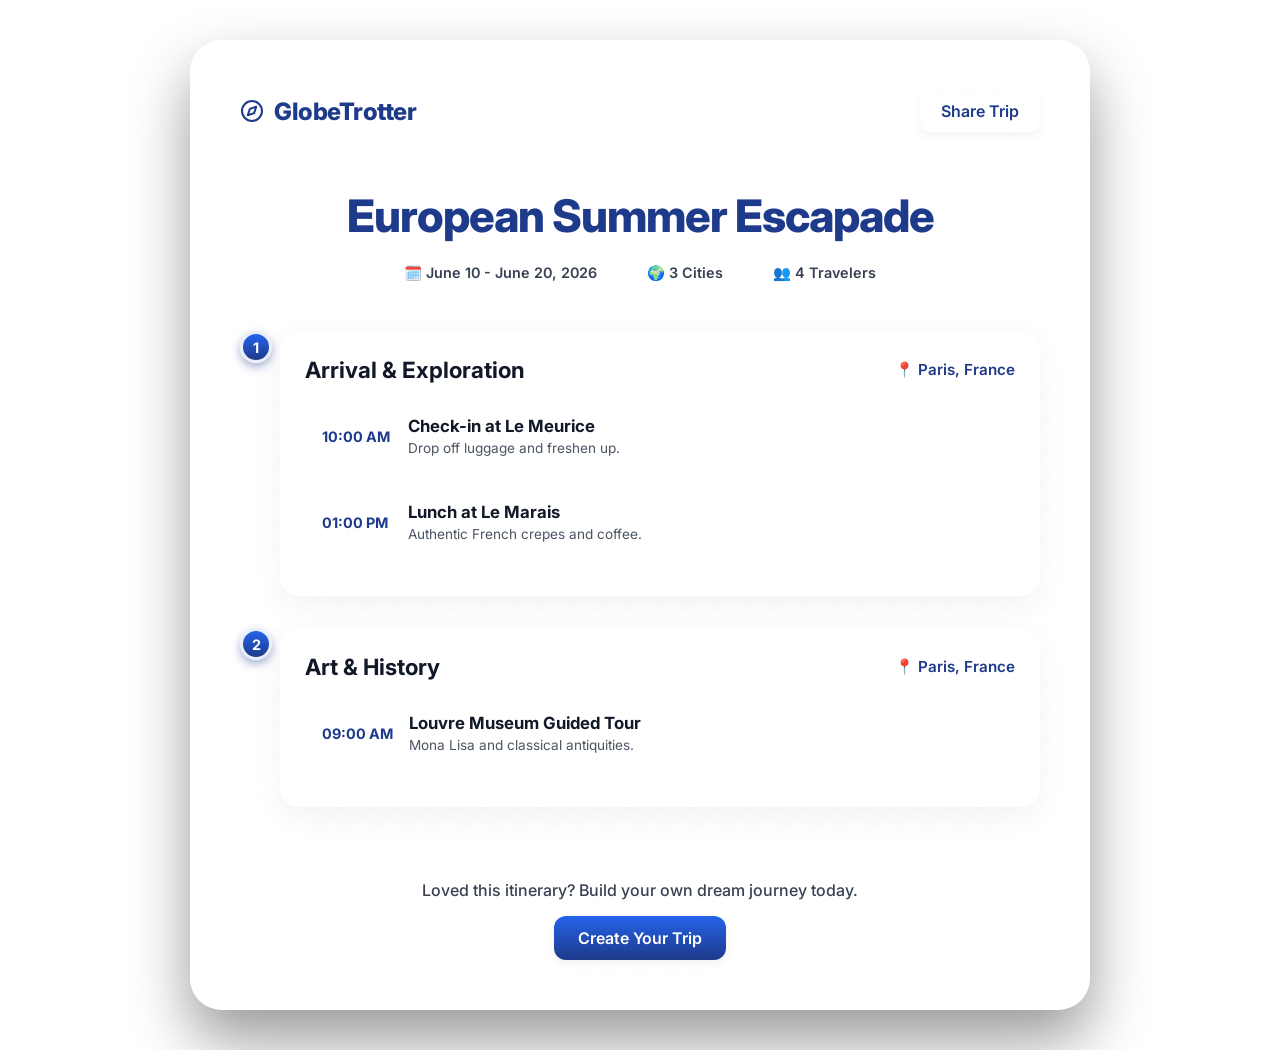
<file: frontend/pages/public.html>
<!DOCTYPE html>
<html lang="en">
<head>
    <meta charset="UTF-8">
    <meta name="viewport" content="width=device-width, initial-scale=1.0">
    <title>GlobeTrotter - Shared Itinerary</title>
    
    <!-- Inter font from Google Fonts -->
    <link href="https://fonts.googleapis.com/css2?family=Inter:wght@400;500;600;700;800&display=swap" rel="stylesheet">
    
    <style>
        /* CSS Reset */
        * {
            margin: 0;
            padding: 0;
            box-sizing: border-box;
            font-family: 'Inter', sans-serif;
        }

        /* Fix text highlighting visibility */
        ::selection {
            background: #1e3a8a;
            color: #ffffff;
        }
        ::-moz-selection {
            background: #1e3a8a;
            color: #ffffff;
        }

        /* 1. Background */
        body {
            background: url('https://images.unsplash.com/photo-1542224566-6e85f2e6772f?auto=format&fit=crop&w=1920&q=80') no-repeat center center fixed;
            background-size: cover;
            min-height: 100vh;
            padding: 40px 20px;
            color: #111827;
        }

        /* 2. Expanded Glass Panel for Dashboard */
        .glass-container {
            width: 100%;
            max-width: 900px;
            margin: 0 auto;
            background: linear-gradient(135deg, rgba(255, 255, 255, 0.4) 0%, rgba(255, 255, 255, 0.15) 100%);
            backdrop-filter: blur(25px);
            -webkit-backdrop-filter: blur(25px);
            border-top: 2px solid rgba(255, 255, 255, 0.8);
            border-left: 2px solid rgba(255, 255, 255, 0.8);
            border-bottom: 2px solid rgba(255, 255, 255, 0.3);
            border-right: 2px solid rgba(255, 255, 255, 0.3);
            border-radius: 32px;
            box-shadow: 0 30px 60px rgba(0, 0, 0, 0.4), inset 0 0 20px rgba(255, 255, 255, 0.5);
            padding: 48px;
        }

        /* 3. Header & Branding */
        header {
            display: flex;
            justify-content: space-between;
            align-items: center;
            border-bottom: 1px solid rgba(255, 255, 255, 0.4);
            padding-bottom: 24px;
            margin-bottom: 32px;
        }

        .brand {
            display: flex;
            align-items: center;
            gap: 10px;
            text-decoration: none;
        }

        .brand-title {
            color: #1e3a8a;
            font-size: 1.5rem;
            font-weight: 800;
            letter-spacing: -0.5px;
        }

        .btn-outline {
            padding: 10px 20px;
            background: rgba(255, 255, 255, 0.2);
            border: 1px solid rgba(255, 255, 255, 0.8);
            border-radius: 12px;
            color: #1e3a8a;
            font-weight: 600;
            text-decoration: none;
            transition: all 0.3s ease;
            box-shadow: 0 4px 10px rgba(0,0,0,0.05);
        }

        .btn-outline:hover {
            background: rgba(255, 255, 255, 0.5);
            transform: translateY(-2px);
        }

        /* 4. Trip Information */
        .trip-header {
            text-align: center;
            margin-bottom: 40px;
        }

        .trip-title {
            font-size: 2.8rem;
            font-weight: 800;
            color: #1e3a8a;
            margin-bottom: 12px;
            letter-spacing: -1px;
        }

        .trip-meta {
            display: flex;
            justify-content: center;
            gap: 16px;
            flex-wrap: wrap;
        }

        .meta-pill {
            background: rgba(255, 255, 255, 0.3);
            border: 1px solid rgba(255, 255, 255, 0.6);
            padding: 8px 16px;
            border-radius: 100px;
            font-size: 0.9rem;
            font-weight: 600;
            color: #374151;
            display: flex;
            align-items: center;
            gap: 6px;
        }

        /* 5. Glassy Timeline Itinerary */
        .timeline {
            position: relative;
            padding-left: 40px;
        }

        .timeline::before {
            content: '';
            position: absolute;
            left: 15px;
            top: 0;
            bottom: 0;
            width: 2px;
            background: rgba(255, 255, 255, 0.5);
        }

        .timeline-item {
            position: relative;
            margin-bottom: 32px;
        }

        .timeline-dot {
            position: absolute;
            left: -40px;
            width: 32px;
            height: 32px;
            border-radius: 50%;
            background: linear-gradient(to bottom, #2563eb, #1e3a8a);
            border: 3px solid rgba(255, 255, 255, 0.9);
            box-shadow: 0 4px 10px rgba(30, 58, 138, 0.4);
            z-index: 2;
            display: flex;
            align-items: center;
            justify-content: center;
            color: white;
            font-weight: 700;
            font-size: 0.9rem;
        }

        .day-card {
            background: rgba(255, 255, 255, 0.2);
            border: 1px solid rgba(255, 255, 255, 0.5);
            border-radius: 20px;
            padding: 24px;
            box-shadow: inset 0 2px 4px rgba(255, 255, 255, 0.3), 0 10px 30px rgba(0, 0, 0, 0.05);
        }

        .day-header {
            display: flex;
            justify-content: space-between;
            align-items: center;
            margin-bottom: 16px;
        }

        .day-title {
            font-size: 1.4rem;
            font-weight: 700;
            color: #111827;
        }

        .day-location {
            color: #1e3a8a;
            font-weight: 600;
            font-size: 0.95rem;
        }

        .activity-list {
            list-style: none;
        }

        .activity-item {
            background: rgba(255, 255, 255, 0.3);
            border: 1px solid rgba(255, 255, 255, 0.4);
            padding: 16px;
            border-radius: 12px;
            margin-bottom: 12px;
            display: flex;
            align-items: center;
            gap: 16px;
        }

        .activity-time {
            font-weight: 700;
            color: #1e3a8a;
            font-size: 0.9rem;
            min-width: 70px;
        }

        .activity-details h4 {
            font-size: 1.05rem;
            color: #111827;
            margin-bottom: 4px;
        }

        .activity-details p {
            font-size: 0.85rem;
            color: #4b5563;
        }

        /* Footer CTA */
        .public-footer {
            margin-top: 48px;
            text-align: center;
            padding-top: 24px;
            border-top: 1px solid rgba(255, 255, 255, 0.4);
        }

        .public-footer p {
            color: #374151;
            margin-bottom: 16px;
            font-weight: 500;
        }

        .icon {
            width: 24px;
            height: 24px;
            color: #1e3a8a;
        }

        @media (max-width: 600px) {
            .glass-container { padding: 24px; }
            .trip-title { font-size: 2rem; }
        }
    </style>
</head>
<body>

    <div class="glass-container">
        
        <!-- Header -->
        <header>
            <a href="dashboard.html" class="brand">
                <svg class="icon" viewBox="0 0 24 24" fill="none" stroke="currentColor" stroke-width="2" stroke-linecap="round" stroke-linejoin="round">
                    <circle cx="12" cy="12" r="10"></circle>
                    <polygon points="16.24 7.76 14.12 14.12 7.76 16.24 9.88 9.88 16.24 7.76"></polygon>
                </svg>
                <span class="brand-title">GlobeTrotter</span>
            </a>
            <a href="#" class="btn-outline" onclick="alert('URL Copied to clipboard!'); return false;">Share Trip</a>
        </header>

        <!-- Trip Meta Data -->
        <div class="trip-header">
            <h1 class="trip-title">European Summer Escapade</h1>
            <div class="trip-meta">
                <div class="meta-pill">🗓️ June 10 - June 20, 2026</div>
                <div class="meta-pill">🌍 3 Cities</div>
                <div class="meta-pill">👥 4 Travelers</div>
            </div>
        </div>

        <!-- Itinerary Timeline -->
        <div class="timeline">
            
            <!-- Day 1 Card -->
            <div class="timeline-item">
                <div class="timeline-dot">1</div>
                <div class="day-card">
                    <div class="day-header">
                        <h2 class="day-title">Arrival & Exploration</h2>
                        <span class="day-location">📍 Paris, France</span>
                    </div>
                    <ul class="activity-list">
                        <li class="activity-item">
                            <span class="activity-time">10:00 AM</span>
                            <div class="activity-details">
                                <h4>Check-in at Le Meurice</h4>
                                <p>Drop off luggage and freshen up.</p>
                            </div>
                        </li>
                        <li class="activity-item">
                            <span class="activity-time">01:00 PM</span>
                            <div class="activity-details">
                                <h4>Lunch at Le Marais</h4>
                                <p>Authentic French crepes and coffee.</p>
                            </div>
                        </li>
                    </ul>
                </div>
            </div>

            <!-- Day 2 Card -->
            <div class="timeline-item">
                <div class="timeline-dot">2</div>
                <div class="day-card">
                    <div class="day-header">
                        <h2 class="day-title">Art & History</h2>
                        <span class="day-location">📍 Paris, France</span>
                    </div>
                    <ul class="activity-list">
                        <li class="activity-item">
                            <span class="activity-time">09:00 AM</span>
                            <div class="activity-details">
                                <h4>Louvre Museum Guided Tour</h4>
                                <p>Mona Lisa and classical antiquities.</p>
                            </div>
                        </li>
                    </ul>
                </div>
            </div>

        </div> <!-- End Timeline -->

        <!-- Bottom CTA - FIXED to go to itinerary/dashboard instead of login index.html -->
        <div class="public-footer">
            <p>Loved this itinerary? Build your own dream journey today.</p>
            <a href="itinerary.html" class="btn-outline" style="background: linear-gradient(to bottom, #2563eb, #1e3a8a); color: white; border: none; display: inline-block; padding: 12px 24px;">Create Your Trip</a>
        </div>

    </div>

</body>
</html>
</file>
